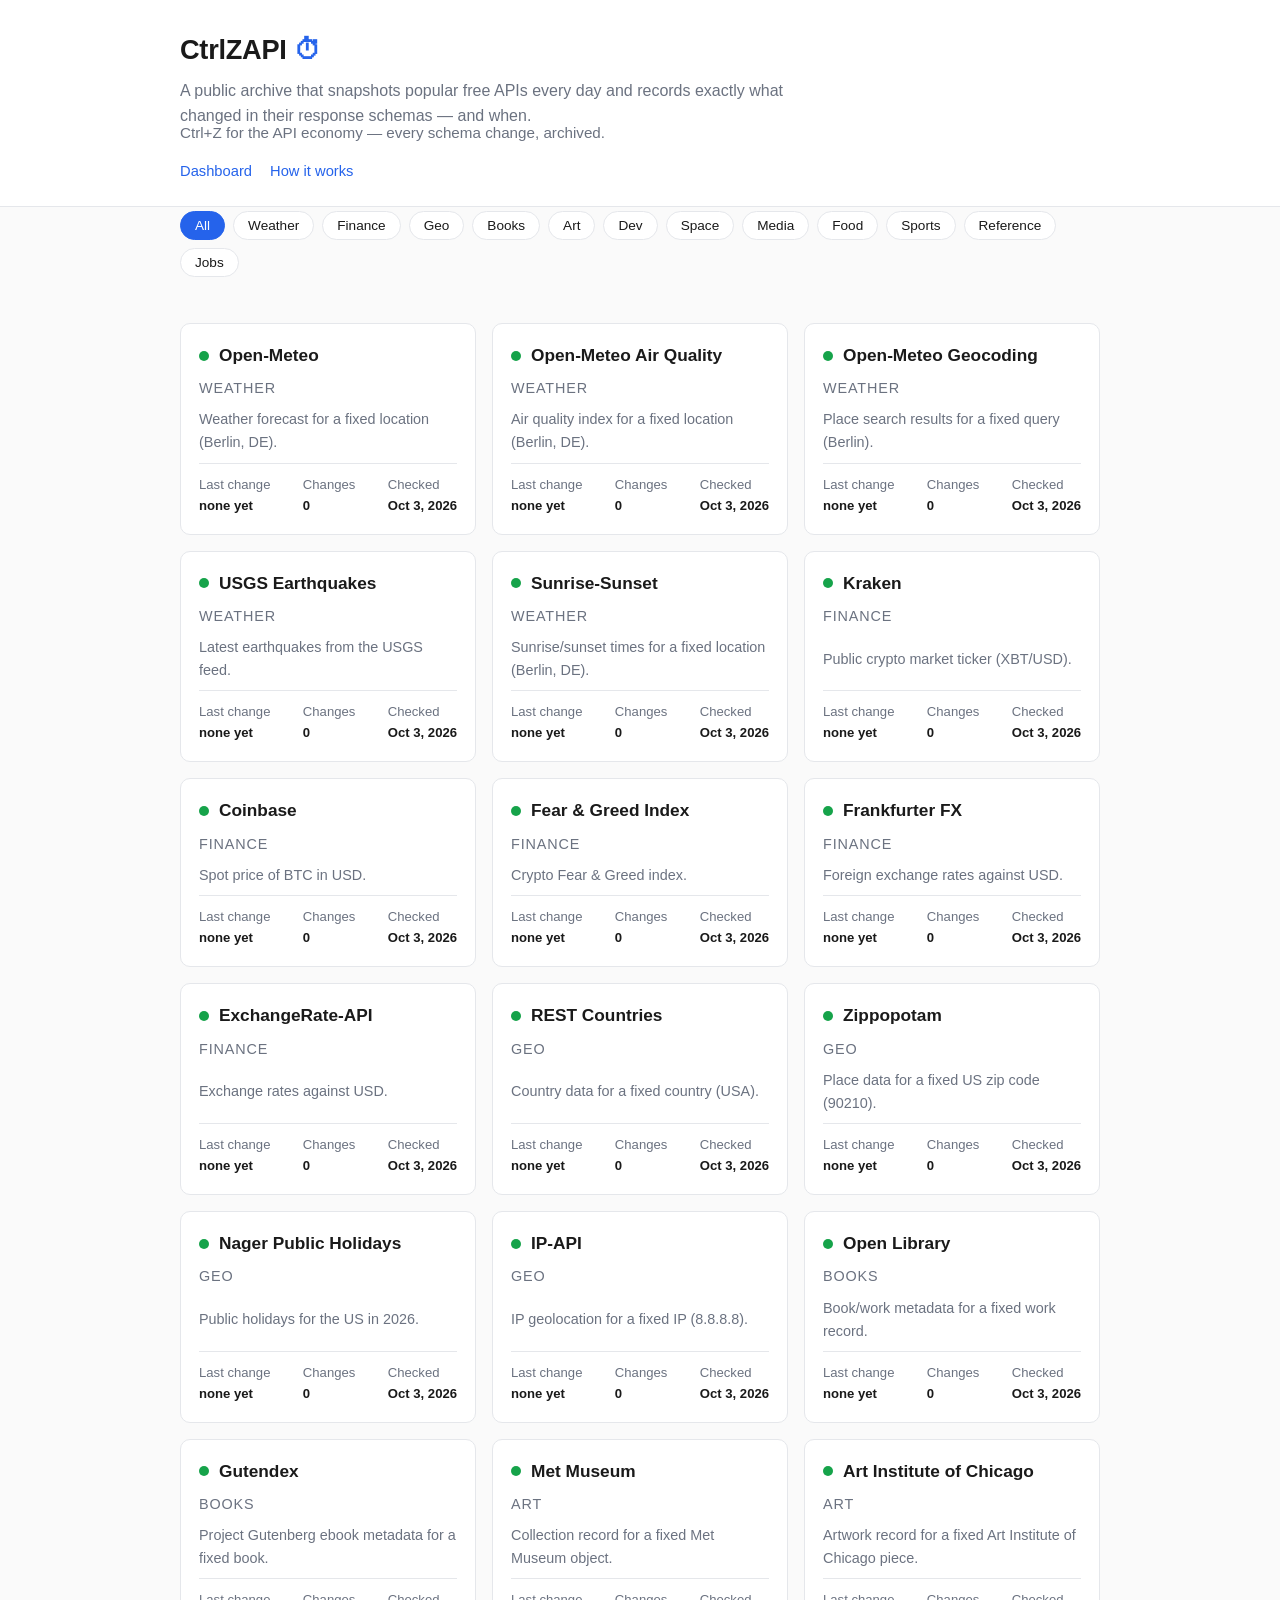
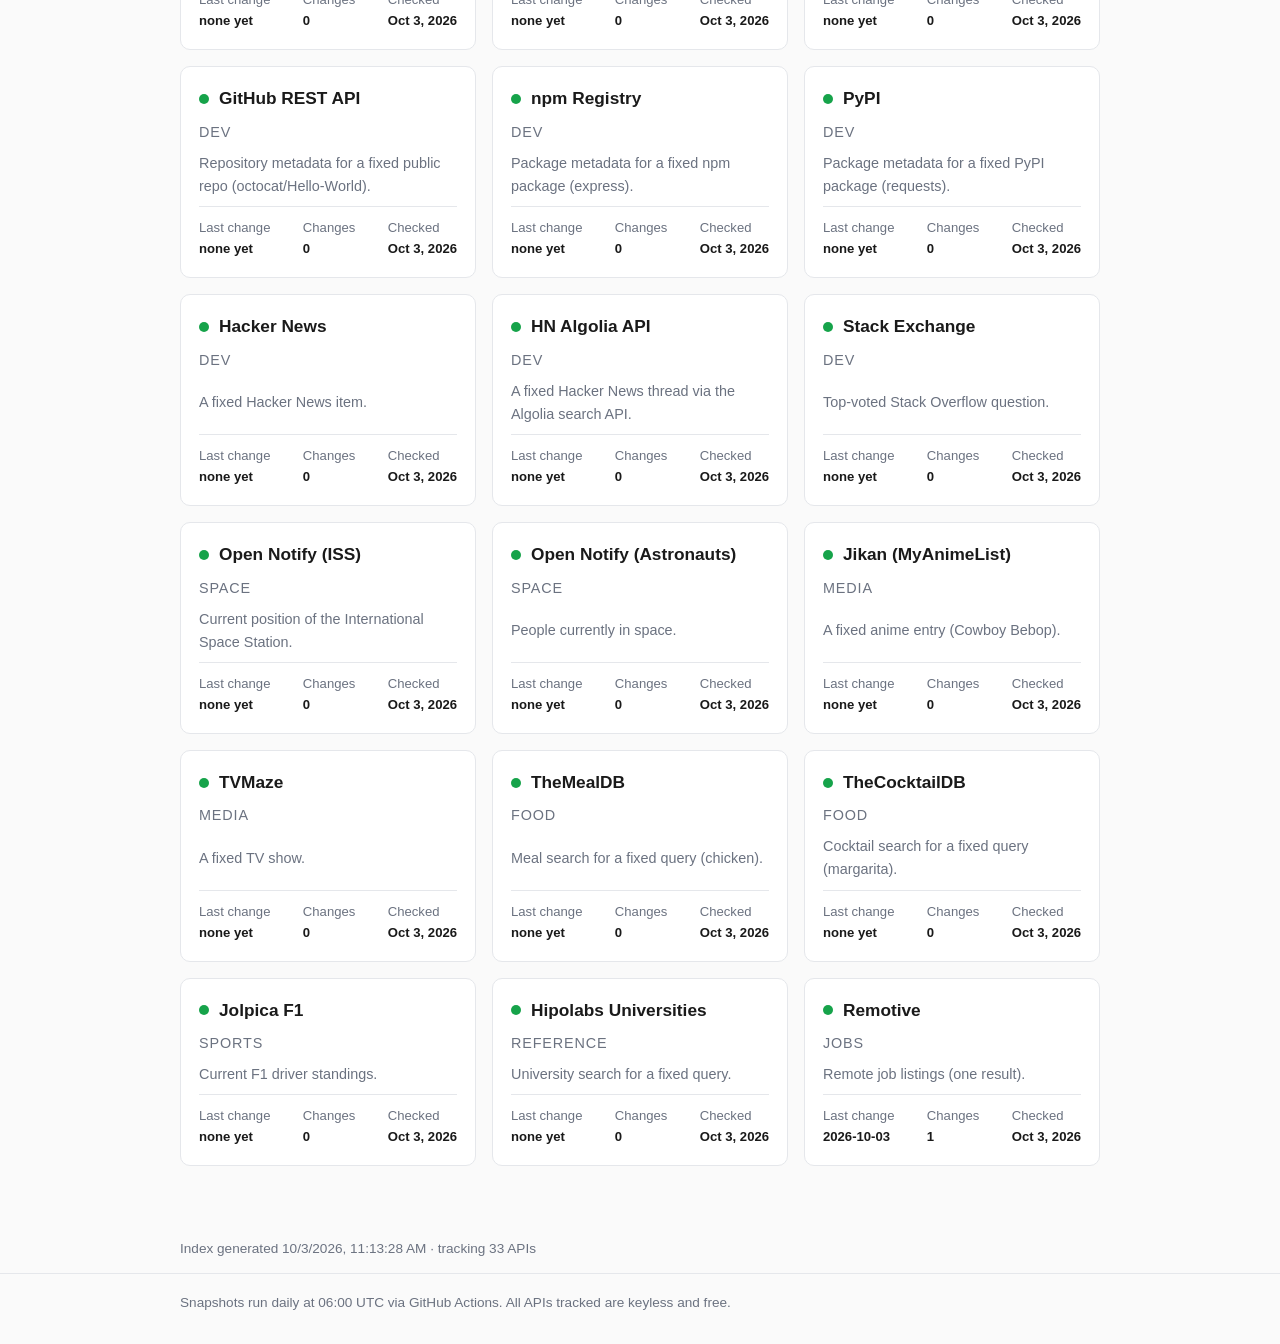
<file: index.html>
<!DOCTYPE html>
<html lang="en">
<head>
<meta charset="utf-8">
<meta name="viewport" content="width=device-width, initial-scale=1">
<title>CtrlZAPI — public archive of API schema changes</title>
<link rel="stylesheet" href="assets/style.css?v=2">
</head>
<body>
<header class="site-header">
  <div class="wrap">
    <h1>CtrlZAPI <span class="tick">⏱</span></h1>
    <p class="tagline">A public archive that snapshots popular free APIs every day and records exactly what changed in their response schemas — and when.</p>
    <p class="tagline-sub">Ctrl+Z for the API economy — every schema change, archived.</p>
    <nav><a href="index.html">Dashboard</a><a href="about.html">How it works</a></nav>
  </div>
</header>

<main class="wrap">
  <div class="chips" id="chips"></div>
  <div class="grid" id="cards"><p class="updated">Loading…</p></div>
  <p class="updated" id="generated"></p>
</main>

<footer>
  <div class="wrap">Snapshots run daily at 06:00 UTC via GitHub Actions. All APIs tracked are keyless and free.</div>
</footer>

<script src="assets/app.js?v=2"></script>
<script>
(async () => {
  try {
    const index = await ATM.fetchJSON('data/index.json');
    const grid = document.getElementById('cards');
    const chipsEl = document.getElementById('chips');
    let active = 'All';
    const cats = ['All', ...new Set(index.apis.map(a => a.category || 'Other'))];

    function card(a) {
      return `
      <a class="card" href="api.html?api=${encodeURIComponent(a.id)}">
        <div class="card-top">
          <span class="dot ${a.status === 'ok' ? 'ok' : 'error'}" title="${ATM.esc(a.status)}"></span>
          <h2>${ATM.esc(a.name)}</h2>
        </div>
        <p class="card-cat">${ATM.esc(a.category || 'Other')}</p>
        <p>${ATM.esc(a.description || '')}</p>
        <div class="card-meta">
          <span>Last change<br><strong>${a.lastChange ? ATM.esc(a.lastChange) : 'none yet'}</strong></span>
          <span>Changes<br><strong>${a.changeCount}</strong></span>
          <span>Checked<br><strong>${ATM.fmtDate(a.lastChecked)}</strong></span>
        </div>
      </a>`;
    }

    function render() {
      const list = active === 'All'
        ? index.apis
        : index.apis.filter(a => (a.category || 'Other') === active);
      grid.innerHTML = list.map(card).join('') ||
        '<p class="updated">No APIs in this category.</p>';
      chipsEl.innerHTML = cats.map(c =>
        `<button class="chip${c === active ? ' active' : ''}" data-cat="${ATM.esc(c)}">${ATM.esc(c)}</button>`
      ).join('');
      chipsEl.querySelectorAll('.chip').forEach(b =>
        b.addEventListener('click', () => { active = b.dataset.cat; render(); }));
    }

    render();
    document.getElementById('generated').textContent =
      'Index generated ' + new Date(index.generatedAt).toLocaleString() +
      ` · tracking ${index.totalApis || index.apis.length} APIs`;
  } catch (e) {
    document.getElementById('cards').innerHTML =
      '<p class="updated">Could not load snapshot data. ' + ATM.esc(e.message) + '</p>';
  }
})();
</script>
</body>
</html>
</file>
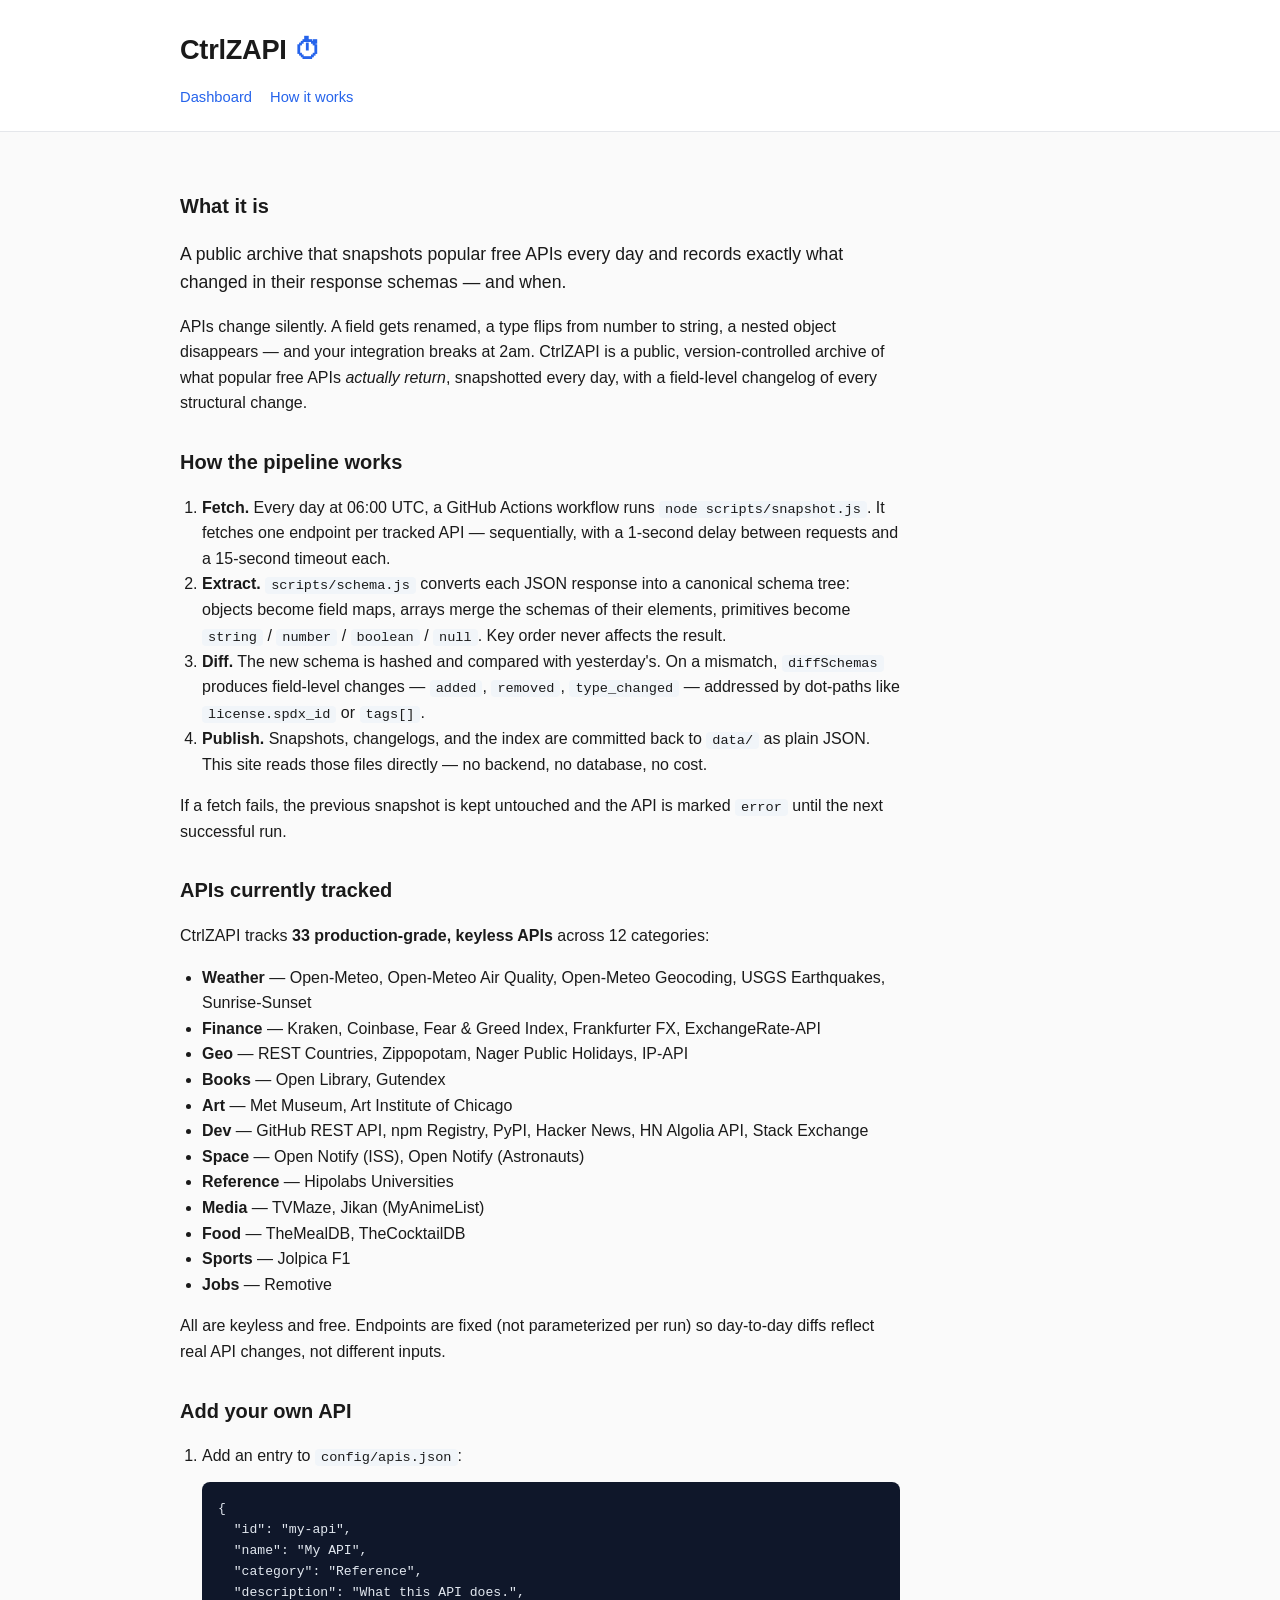
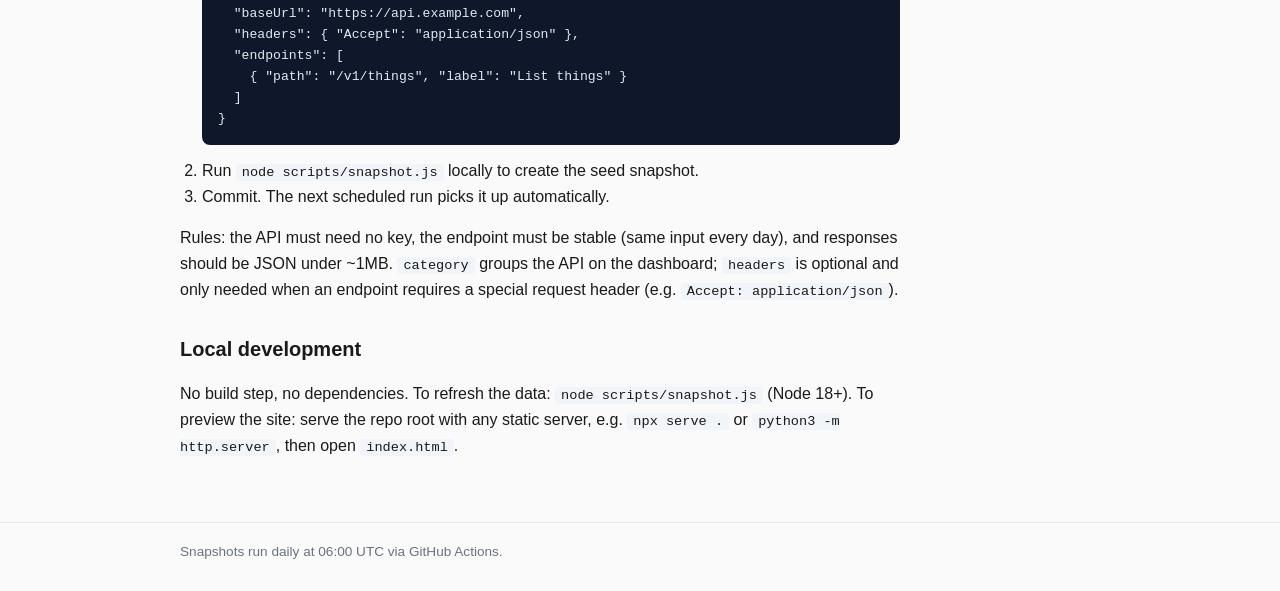
<file: about.html>
<!DOCTYPE html>
<html lang="en">
<head>
<meta charset="utf-8">
<meta name="viewport" content="width=device-width, initial-scale=1">
<title>How it works — CtrlZAPI</title>
<link rel="stylesheet" href="assets/style.css?v=2">
</head>
<body>
<header class="site-header">
  <div class="wrap">
    <h1>CtrlZAPI <span class="tick">⏱</span></h1>
    <nav><a href="index.html">Dashboard</a><a href="about.html">How it works</a></nav>
  </div>
</header>

<main class="wrap">
  <div class="prose">
    <h2>What it is</h2>
    <p class="lead">A public archive that snapshots popular free APIs every day and records exactly what changed in their response schemas — and when.</p>
    <p>APIs change silently. A field gets renamed, a type flips from number to string, a nested object disappears — and your integration breaks at 2am. CtrlZAPI is a public, version-controlled archive of what popular free APIs <em>actually return</em>, snapshotted every day, with a field-level changelog of every structural change.</p>

    <h2>How the pipeline works</h2>
    <ol>
      <li><strong>Fetch.</strong> Every day at 06:00 UTC, a GitHub Actions workflow runs <code>node scripts/snapshot.js</code>. It fetches one endpoint per tracked API — sequentially, with a 1-second delay between requests and a 15-second timeout each.</li>
      <li><strong>Extract.</strong> <code>scripts/schema.js</code> converts each JSON response into a canonical schema tree: objects become field maps, arrays merge the schemas of their elements, primitives become <code>string</code> / <code>number</code> / <code>boolean</code> / <code>null</code>. Key order never affects the result.</li>
      <li><strong>Diff.</strong> The new schema is hashed and compared with yesterday's. On a mismatch, <code>diffSchemas</code> produces field-level changes — <code>added</code>, <code>removed</code>, <code>type_changed</code> — addressed by dot-paths like <code>license.spdx_id</code> or <code>tags[]</code>.</li>
      <li><strong>Publish.</strong> Snapshots, changelogs, and the index are committed back to <code>data/</code> as plain JSON. This site reads those files directly — no backend, no database, no cost.</li>
    </ol>
    <p>If a fetch fails, the previous snapshot is kept untouched and the API is marked <code>error</code> until the next successful run.</p>

    <h2>APIs currently tracked</h2>
    <p>CtrlZAPI tracks <strong>33 production-grade, keyless APIs</strong> across 12 categories:</p>
    <ul>
      <li><strong>Weather</strong> — Open-Meteo, Open-Meteo Air Quality, Open-Meteo Geocoding, USGS Earthquakes, Sunrise-Sunset</li>
      <li><strong>Finance</strong> — Kraken, Coinbase, Fear &amp; Greed Index, Frankfurter FX, ExchangeRate-API</li>
      <li><strong>Geo</strong> — REST Countries, Zippopotam, Nager Public Holidays, IP-API</li>
      <li><strong>Books</strong> — Open Library, Gutendex</li>
      <li><strong>Art</strong> — Met Museum, Art Institute of Chicago</li>
      <li><strong>Dev</strong> — GitHub REST API, npm Registry, PyPI, Hacker News, HN Algolia API, Stack Exchange</li>
      <li><strong>Space</strong> — Open Notify (ISS), Open Notify (Astronauts)</li>
      <li><strong>Reference</strong> — Hipolabs Universities</li>
      <li><strong>Media</strong> — TVMaze, Jikan (MyAnimeList)</li>
      <li><strong>Food</strong> — TheMealDB, TheCocktailDB</li>
      <li><strong>Sports</strong> — Jolpica F1</li>
      <li><strong>Jobs</strong> — Remotive</li>
    </ul>
    <p>All are keyless and free. Endpoints are fixed (not parameterized per run) so day-to-day diffs reflect real API changes, not different inputs.</p>

    <h2>Add your own API</h2>
    <ol>
      <li>Add an entry to <code>config/apis.json</code>:
        <pre>{
  "id": "my-api",
  "name": "My API",
  "category": "Reference",
  "description": "What this API does.",
  "baseUrl": "https://api.example.com",
  "headers": { "Accept": "application/json" },
  "endpoints": [
    { "path": "/v1/things", "label": "List things" }
  ]
}</pre>
      </li>
      <li>Run <code>node scripts/snapshot.js</code> locally to create the seed snapshot.</li>
      <li>Commit. The next scheduled run picks it up automatically.</li>
    </ol>
    <p>Rules: the API must need no key, the endpoint must be stable (same input every day), and responses should be JSON under ~1MB. <code>category</code> groups the API on the dashboard; <code>headers</code> is optional and only needed when an endpoint requires a special request header (e.g. <code>Accept: application/json</code>).</p>

    <h2>Local development</h2>
    <p>No build step, no dependencies. To refresh the data: <code>node scripts/snapshot.js</code> (Node 18+). To preview the site: serve the repo root with any static server, e.g. <code>npx serve .</code> or <code>python3 -m http.server</code>, then open <code>index.html</code>.</p>
  </div>
</main>

<footer>
  <div class="wrap">Snapshots run daily at 06:00 UTC via GitHub Actions.</div>
</footer>
</body>
</html>
</file>
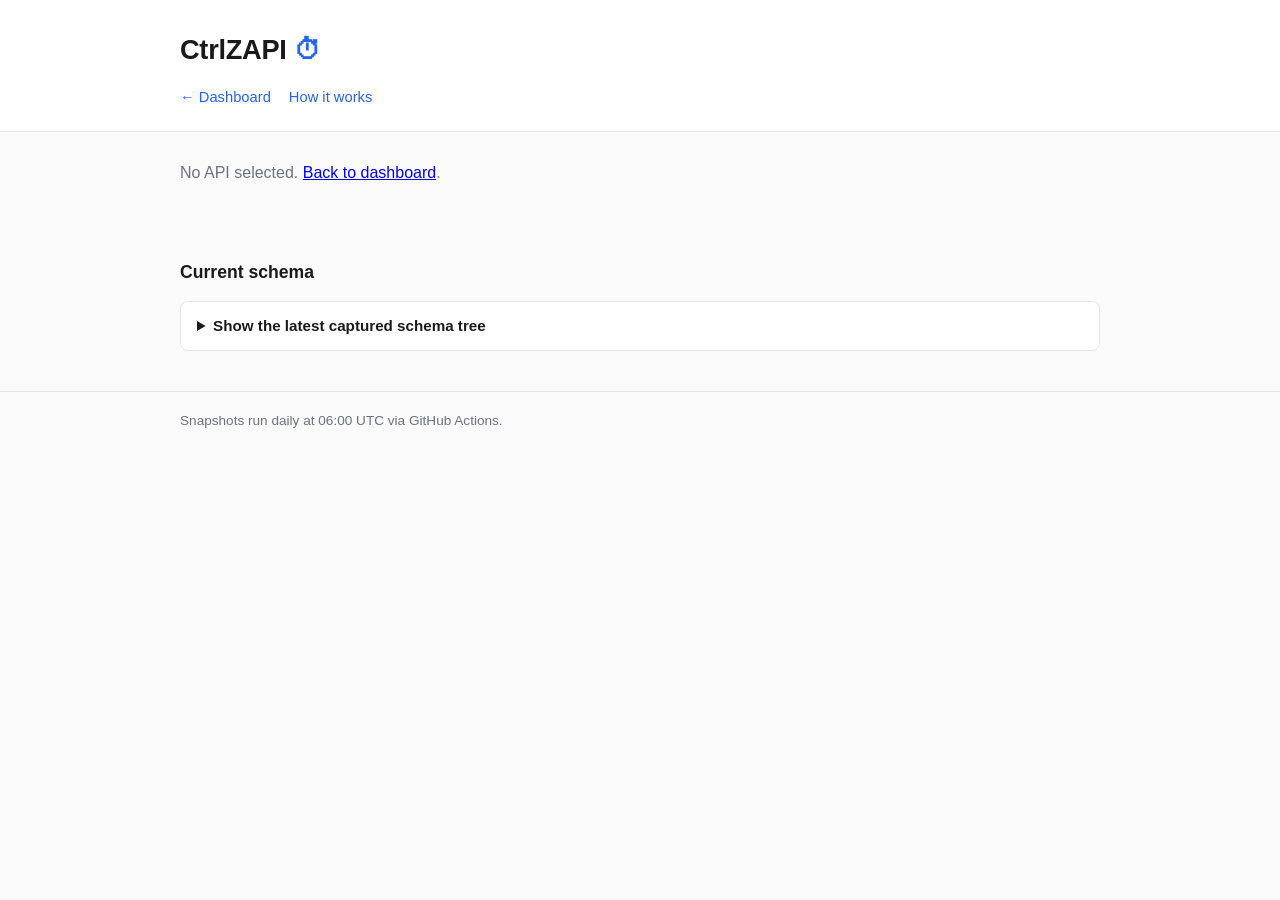
<file: api.html>
<!DOCTYPE html>
<html lang="en">
<head>
<meta charset="utf-8">
<meta name="viewport" content="width=device-width, initial-scale=1">
<title>API detail — CtrlZAPI</title>
<link rel="stylesheet" href="assets/style.css?v=2">
</head>
<body>
<header class="site-header">
  <div class="wrap">
    <h1>CtrlZAPI <span class="tick">⏱</span></h1>
    <nav><a href="index.html">← Dashboard</a><a href="about.html">How it works</a></nav>
  </div>
</header>

<main class="wrap">
  <div class="api-head" id="head"><p>Loading…</p></div>
  <div id="timeline" class="timeline"></div>

  <h2 style="font-size:1.1rem">Current schema</h2>
  <details class="schema-box" id="schemaBox">
    <summary>Show the latest captured schema tree</summary>
    <div class="schema-tree" id="schemaTree">Loading…</div>
  </details>
</main>

<footer>
  <div class="wrap">Snapshots run daily at 06:00 UTC via GitHub Actions.</div>
</footer>

<script src="assets/app.js?v=2"></script>
<script>
(async () => {
  const id = ATM.getParam('api');
  const head = document.getElementById('head');
  const timeline = document.getElementById('timeline');
  if (!id) {
    head.innerHTML = '<p>No API selected. <a href="index.html">Back to dashboard</a>.</p>';
    return;
  }
  try {
    const [index, log, snap] = await Promise.all([
      ATM.fetchJSON('data/index.json'),
      ATM.fetchJSON('data/changelog/' + encodeURIComponent(id) + '.json'),
      ATM.fetchJSON('data/snapshots/' + encodeURIComponent(id) + '.json')
    ]);
    const meta = index.apis.find(a => a.id === id);
    if (!meta) throw new Error('Unknown API id: ' + id);
    document.title = meta.name + ' — CtrlZAPI';

    head.innerHTML = `
      <h1>${ATM.esc(meta.name)}</h1>
      <p><span class="card-cat">${ATM.esc(meta.category || 'Other')}</span></p>
      <p>${ATM.esc(meta.description || '')}</p>
      <div class="api-stats">
        <span>Status <strong>${ATM.esc(meta.status)}</strong></span>
        <span>Total changes <strong>${meta.changeCount}</strong></span>
        <span>Last change <strong>${meta.lastChange ? ATM.esc(meta.lastChange) : 'none yet'}</strong></span>
        <span>Last checked <strong>${ATM.fmtDate(meta.lastChecked)}</strong></span>
      </div>`;

    if (!log.entries.length) {
      timeline.innerHTML = '<div class="empty">No schema changes detected since tracking began. The timeline will fill in the day an API changes its response shape.</div>';
    } else {
      // Group entries by date, newest first.
      const byDate = {};
      for (const e of log.entries) {
        (byDate[e.date] = byDate[e.date] || []).push(e);
      }
      timeline.innerHTML = Object.keys(byDate).sort().reverse().map(date => `
        <div class="day">
          <h3>${ATM.esc(date)}</h3>
          ${byDate[date].map(e => e.changes.map(c => ATM.changeRow(c, e.endpoint)).join('')).join('')}
        </div>`).join('');
    }

    // Current schema tree (first endpoint, or merged across endpoints).
    const eps = Object.values(snap.endpoints || {}).filter(e => e.schema);
    if (eps.length) {
      document.getElementById('schemaTree').innerHTML =
        eps.map(e => `<div style="margin-bottom:14px"><strong>${ATM.esc(e.label)}</strong> <span class="mono" style="color:var(--muted)">${ATM.esc(e.url)}</span></div>` +
          ATM.renderSchemaTree(e.schema)).join('<hr style="border:none;border-top:1px solid var(--border);margin:14px 0">');
    } else {
      document.getElementById('schemaTree').textContent = 'No schema captured yet.';
    }
  } catch (e) {
    head.innerHTML = '<p>Could not load data for this API. ' + ATM.esc(e.message) + '</p>';
  }
})();
</script>
</body>
</html>
</file>
<file: assets/style.css>
/* CtrlZAPI — restrained, professional light theme. */

:root {
  --bg: #fafafa;
  --surface: #ffffff;
  --text: #1a1a1a;
  --muted: #6b7280;
  --border: #e5e7eb;
  --accent: #2563eb;
  --on-accent: #ffffff;
  --green: #16a34a;
  --red: #dc2626;
  --amber: #d97706;
  --mono: "IBM Plex Mono", "SFMono-Regular", Consolas, monospace;
}

* { box-sizing: border-box; }

body {
  margin: 0;
  font-family: -apple-system, BlinkMacSystemFont, "Segoe UI", Inter, sans-serif;
  background: var(--bg);
  color: var(--text);
  line-height: 1.6;
}

.wrap { max-width: 960px; margin: 0 auto; padding: 0 20px; }

/* header */
.site-header {
  background: var(--surface);
  border-bottom: 1px solid var(--border);
  padding: 28px 0 22px;
}
.site-header h1 {
  margin: 0 0 6px;
  font-size: 1.7rem;
  letter-spacing: -0.01em;
}
.site-header h1 .tick { color: var(--accent); }
.tagline-sub {
  color: var(--muted);
  font-size: 0.95rem;
  margin-top: -8px;
}
.tagline { margin: 0; color: var(--muted); max-width: 640px; }
nav { margin-top: 14px; font-size: 0.92rem; }
nav a { color: var(--accent); text-decoration: none; margin-right: 18px; }
nav a:hover { text-decoration: underline; }

/* dashboard */
.grid {
  display: grid;
  grid-template-columns: repeat(auto-fill, minmax(280px, 1fr));
  gap: 16px;
  padding: 28px 0 40px;
}
.card {
  background: var(--surface);
  border: 1px solid var(--border);
  border-radius: 10px;
  padding: 18px;
  text-decoration: none;
  color: inherit;
  display: flex;
  flex-direction: column;
  gap: 8px;
}
a.card:hover { border-color: var(--accent); }
.card-top { display: flex; align-items: center; gap: 10px; }
.card h2 { margin: 0; font-size: 1.08rem; }
.dot { width: 10px; height: 10px; border-radius: 50%; flex: none; }
.dot.ok { background: var(--green); }
.dot.error { background: var(--red); }
.card p { margin: 0; color: var(--muted); font-size: 0.9rem; flex: 1; }
.card-meta {
  display: flex;
  justify-content: space-between;
  font-size: 0.82rem;
  color: var(--muted);
  border-top: 1px solid var(--border);
  padding-top: 10px;
}
.card-meta strong { color: var(--text); font-weight: 600; }
.mono { font-family: var(--mono); font-size: 0.85em; }
.updated { padding: 18px 0 0; color: var(--muted); font-size: 0.85rem; }

/* detail page */
.api-head { padding: 28px 0 8px; }
.api-head h1 { margin: 0 0 4px; font-size: 1.6rem; }
.api-head p { margin: 0; color: var(--muted); }
.api-stats { display: flex; gap: 24px; margin: 14px 0 4px; font-size: 0.9rem; color: var(--muted); }
.api-stats strong { color: var(--text); }

.timeline { padding: 10px 0 40px; }
.day { margin-bottom: 26px; }
.day > h3 {
  font-family: var(--mono);
  font-size: 0.95rem;
  color: var(--muted);
  border-bottom: 1px solid var(--border);
  padding-bottom: 6px;
}
.change {
  background: var(--surface);
  border: 1px solid var(--border);
  border-left: 4px solid var(--muted);
  border-radius: 6px;
  padding: 10px 14px;
  margin: 10px 0;
  font-size: 0.92rem;
}
.change.added { border-left-color: var(--green); }
.change.removed { border-left-color: var(--red); }
.change.type_changed { border-left-color: var(--amber); }
.change .op {
  display: inline-block;
  font-family: var(--mono);
  font-size: 0.75rem;
  text-transform: uppercase;
  letter-spacing: 0.04em;
  padding: 1px 8px;
  border-radius: 4px;
  margin-right: 10px;
  color: #fff;
}
.change.added .op { background: var(--green); }
.change.removed .op { background: var(--red); }
.change.type_changed .op { background: var(--amber); }
.change .path { font-family: var(--mono); font-weight: 600; }
.change .detail { color: var(--muted); font-size: 0.85rem; }
.change .endpoint { display: block; font-family: var(--mono); font-size: 0.78rem; color: var(--muted); margin-bottom: 4px; }
.empty {
  background: var(--surface);
  border: 1px dashed var(--border);
  border-radius: 8px;
  padding: 24px;
  color: var(--muted);
  text-align: center;
  margin: 20px 0 40px;
}

/* schema tree */
.schema-box {
  background: var(--surface);
  border: 1px solid var(--border);
  border-radius: 8px;
  margin: 8px 0 40px;
}
.schema-box summary {
  cursor: pointer;
  padding: 12px 16px;
  font-weight: 600;
  font-size: 0.95rem;
}
.schema-tree {
  font-family: var(--mono);
  font-size: 0.82rem;
  padding: 4px 16px 16px;
  overflow-x: auto;
  white-space: pre;
  color: var(--text);
}
.schema-tree .t-string { color: #047857; }
.schema-tree .t-number { color: #b45309; }
.schema-tree .t-boolean { color: #7c3aed; }
.schema-tree .t-null { color: var(--muted); }
.schema-tree .t-object, .schema-tree .t-array { color: var(--accent); }

/* about */
.prose { padding: 28px 0 48px; max-width: 720px; }
.prose h2 { margin-top: 30px; font-size: 1.25rem; }
.prose code {
  font-family: var(--mono);
  font-size: 0.85em;
  background: #f1f5f9;
  padding: 1px 6px;
  border-radius: 4px;
}
.prose pre {
  font-family: var(--mono);
  font-size: 0.82rem;
  background: #0f172a;
  color: #e2e8f0;
  padding: 16px;
  border-radius: 8px;
  overflow-x: auto;
}
.prose ol, .prose ul { padding-left: 22px; }

footer {
  border-top: 1px solid var(--border);
  padding: 18px 0 30px;
  color: var(--muted);
  font-size: 0.85rem;
}

.chips { display: flex; flex-wrap: wrap; gap: 8px; margin: 4px 0 18px; }
.chip { border: 1px solid var(--border); background: var(--surface); color: var(--text);
  border-radius: 999px; padding: 6px 14px; font-size: 0.85rem; cursor: pointer; }
.chip:hover { border-color: var(--accent); }
.chip.active { background: var(--accent); border-color: var(--accent); color: var(--on-accent); }
.card-cat { font-size: 0.75rem; text-transform: uppercase; letter-spacing: 0.06em;
  color: var(--muted); margin: -4px 0 8px; }
.lead { font-size: 1.1rem; font-weight: 500; }
</file>
